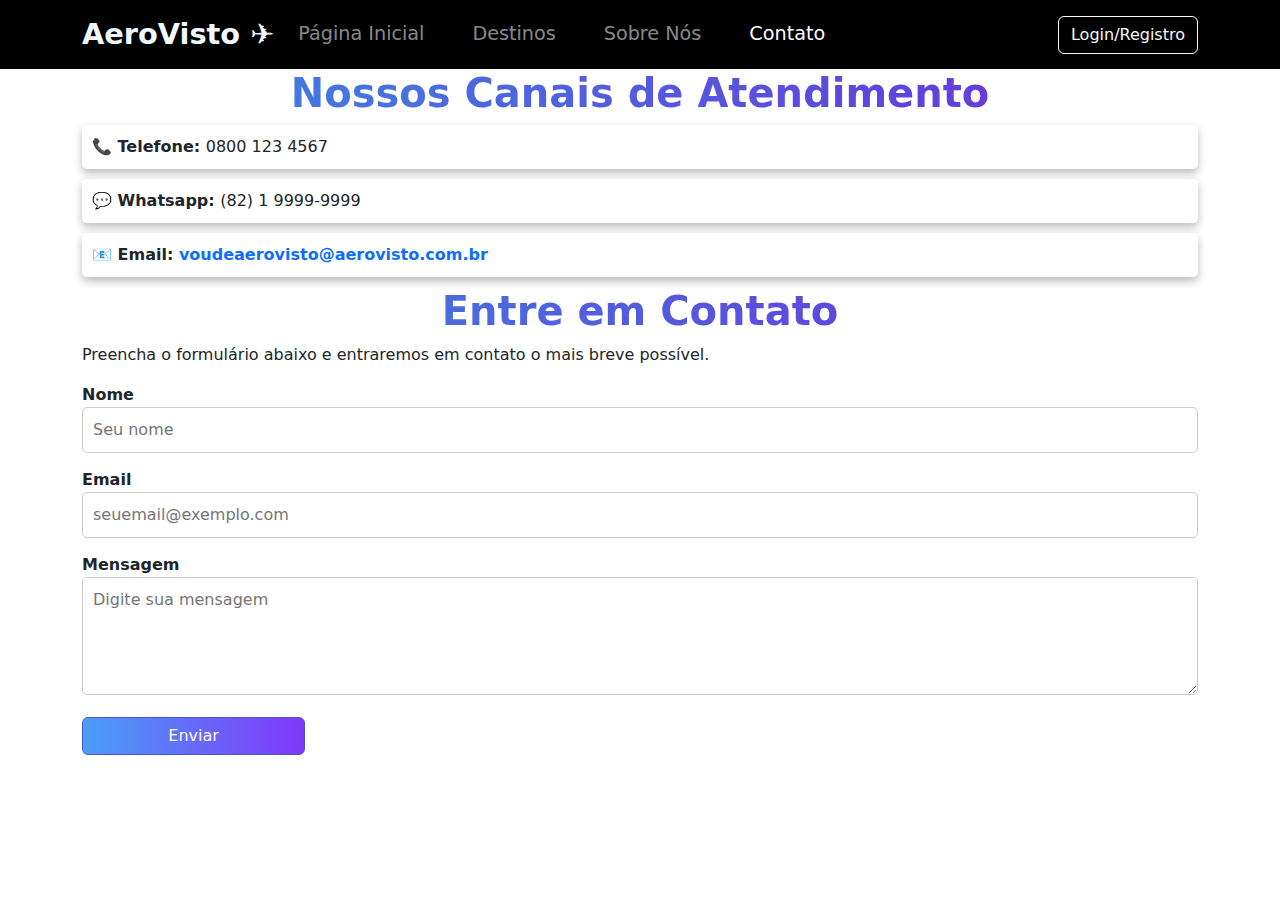
<file: contato.html>
<!DOCTYPE html>
<html lang="pt-br">
<head>
    <meta charset="UTF-8">
    <meta name="viewport" content="width=device-width, initial-scale=1.0">
    <link
      href="https://cdn.jsdelivr.net/npm/bootstrap@5.3.3/dist/css/bootstrap.min.css"
      rel="stylesheet"
      integrity="sha384-QWTKZyjpPEjISv5WaRU9OFeRpok6YctnYmDr5pNlyT2bRjXh0JMhjY6hW+ALEwIH"
      crossorigin="anonymous"
    />
    <script
      src="https://cdn.jsdelivr.net/npm/bootstrap@5.3.3/dist/js/bootstrap.bundle.min.js"
      integrity="sha384-YvpcrYf0tY3lHB60NNkmXc5s9fDVZLESaAA55NDzOxhy9GkcIdslK1eN7N6jIeHz"
      crossorigin="anonymous"
    ></script>
    <link rel="stylesheet" href="assets/css/style_contato.css">
    <title>AEROVISTO 🛫</title>

</head>
<body>
    <nav class="navbar navbar-expand-lg navbar-dark bg-black">
        <div class="container">
            <a class="navbar-brand" href="index.html" style="font-family: 'Courier New' cursive; font-size: 1.8rem; color:aliceblue"><strong>AeroVisto ✈︎</strong></a>
    
            <button class="navbar-toggler" type="button" data-bs-toggle="collapse" data-bs-target="#navbarNav">
                <span class="navbar-toggler-icon"></span>
            </button>
    
            <div class="collapse navbar-collapse" id="navbarNav"> 
                <ul class="navbar-nav" style="gap: 2rem; font-size: 1.2rem;">
                    <li class="nav-item"><a class="nav-link" href="index.html">Página Inicial</a></li>
                    <li class="nav-item"><a class="nav-link" href="destinos.html">Destinos</a></li>
                    <li class="nav-item"><a class="nav-link" href="sobre.html">Sobre Nós</a></li>
                    <li class="nav-item"><a class="nav-link active" href="contato.html">Contato</a></li>
                </ul>
            </div>

            <div class="d-flex">
                <a href="login.html" class="btn btn-outline-light" style="font-size: 1rem;">Login/Registro</a>
            </div>
            
        </div>
    </nav>

    <div class="container">
        <h2 class="gradient-text">Nossos Canais de Atendimento</h2>

        <div class="contato-info"><strong>📞 Telefone:&nbsp;</strong> 0800 123 4567</div>
        <div class="contato-info"><strong>💬 Whatsapp:&nbsp;</strong> (82) 1 9999-9999</div>
        <div class="contato-info"><strong>📧 Email:&nbsp;</strong> <a href="mailto:voudeaerovisto@aerovisto.com.br">voudeaerovisto@aerovisto.com.br</a></div>
    </div>

    <div class="container">
        <h2 class="gradient-text">Entre em Contato</h2>
        <p>Preencha o formulário abaixo e entraremos em contato o mais breve possível.</p>
        
        <form>

        <div class="form-group">
                <label for="nome">Nome</label>
                <input type="text" id="nome" placeholder="Seu nome" required>
            </div>
            <div class="form-group">
                <label for="email">Email</label>
                <input type="email" id="email" placeholder="seuemail@exemplo.com" required>
            </div>
            <div class="form-group">
                <label for="mensagem">Mensagem</label>
                <textarea id="mensagem" rows="4" placeholder="Digite sua mensagem" required></textarea>
            </div>

            <button class="btn btn-primary" type="submit">Enviar</button>

        </form>
    </div>
</body>
</html>
</file>
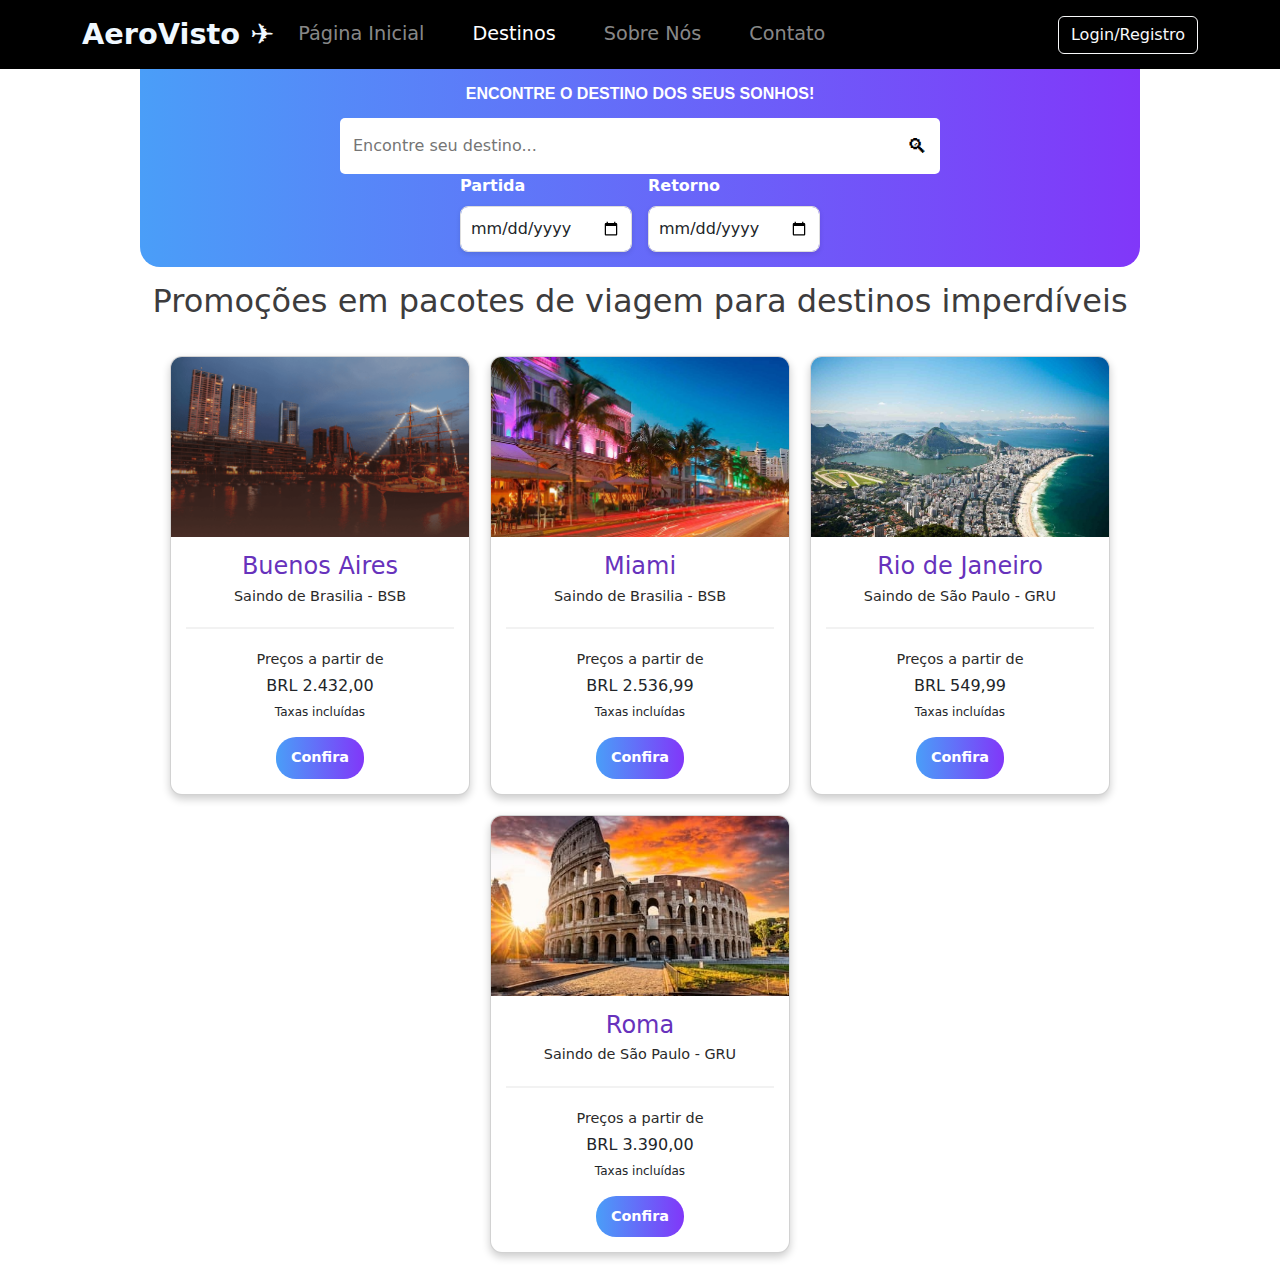
<file: destinos.html>
<!DOCTYPE html>
<html lang="pt-br">
<head>
    <meta charset="UTF-8">
    <meta name="viewport" content="width=device-width, initial-scale=1.0">
    <link
      href="https://cdn.jsdelivr.net/npm/bootstrap@5.3.3/dist/css/bootstrap.min.css"
      rel="stylesheet"
      integrity="sha384-QWTKZyjpPEjISv5WaRU9OFeRpok6YctnYmDr5pNlyT2bRjXh0JMhjY6hW+ALEwIH"
      crossorigin="anonymous"
    />
    <script
      src="https://cdn.jsdelivr.net/npm/bootstrap@5.3.3/dist/js/bootstrap.bundle.min.js"
      integrity="sha384-YvpcrYf0tY3lHB60NNkmXc5s9fDVZLESaAA55NDzOxhy9GkcIdslK1eN7N6jIeHz"
      crossorigin="anonymous"
    ></script>
    <link rel="stylesheet" href="assets/css/style_destinos.css">
    <title>AEROVISTO 🛫</title>

</head>
<body>
    <nav class="navbar navbar-expand-lg navbar-dark bg-black">
        <div class="container">
            <a class="navbar-brand" href="index.html" style="font-family: 'Courier New' cursive; font-size: 1.8rem; color:aliceblue"><strong>AeroVisto ✈︎</strong></a>
    
            <button class="navbar-toggler" type="button" data-bs-toggle="collapse" data-bs-target="#navbarNav">
                <span class="navbar-toggler-icon"></span>
            </button>
    
            <div class="collapse navbar-collapse" id="navbarNav">
                <ul class="navbar-nav" style="gap: 2rem; font-size: 1.2rem;">
                    <li class="nav-item"><a class="nav-link" href="index.html">Página Inicial</a></li>
                    <li class="nav-item"><a class="nav-link active" href="destinos.html">Destinos</a></li>
                    <li class="nav-item"><a class="nav-link" href="sobre.html">Sobre Nós</a></li>
                    <li class="nav-item"><a class="nav-link" href="contato.html">Contato</a></li>
                </ul>
            </div>

            <div class="d-flex">
                <a href="login.html" class="btn btn-outline-light" style="font-size: 1rem;">Login/Registro</a>
            </div>
            
        </div>
    </nav>
  
    <section class="filtro">

        <div class="textinho">
            <h2 id="frase">Encontre o destino dos seus sonhos!</h2>
        </div>

        <div  class="barrapesquisa">
            <input type="text" placeholder="Encontre seu destino..." class="pesquisa">
            <button class="botao">
                🔍︎
            </button>
        </div>

        <div class="row g-3 align-items-center" style="color: rgb(255, 255, 255);">
            <div class="col-6">
                <div class="form-group">
                    <label for="data_ida" class="form-label fw-bold">Partida</label>
                    <input type="date" id="data_ida" name="data_ida" class="form-control">
                </div>
            </div>
        
            <div class="col-6">
                <div class="form-group">
                    <label for="data_volta" class="form-label fw-bold">Retorno</label>
                    <input type="date" id="data_volta" name="data_volta" class="form-control">
                </div>
            </div>
        </div>

    </section>

    <header class="sec-title">
        <h2>Promoções em pacotes de viagem para destinos imperdíveis</h2>
    </header>

        <div id="cards">

        <div class="card">
          <img src="assets/imagens/destinos/buenos-aires.png" class="card-img-top" alt="Buenos Aires - Argentina">
    
          <div class="card-body">
            <h5>Buenos Aires</h5>
            <p class="origem">Saindo de Brasilia - BSB</p>
            <hr style="border: 1px solid #ccc; margin: 20px 0;">
            <p class="modelo">Preços a partir de</p>
            <h6>BRL 2.432,00</h6>
            <p style="font-size: 12px;">Taxas incluídas</p>
            <a href="destinos.html" class="botao">Confira</a>
          </div>
        </div>
    
        <div class="card">
          <img src="assets/imagens/destinos/miami.jpg" class="card-img-top" alt="Miami - EUA">
    
          <div class="card-body">
            <h5>Miami</h5>
            <p class="origem">Saindo de Brasilia - BSB</p>
            <hr style="border: 1px solid #ccc; margin: 20px 0;">
            <p class="modelo">Preços a partir de</p>
            <h6>BRL 2.536,99</h6>
            <p style="font-size: 12px;">Taxas incluídas</p>
            <a href="destinos.html" class="botao">Confira</a>
          </div>
    
        </div>
    
           <div class="card">
            <img src="assets/imagens/destinos/rio.jpg" class="card-img-top" alt="Rio">
      
            <div class="card-body">
              <h5>Rio de Janeiro</h5>
              <p class="origem">Saindo de São Paulo - GRU</p>
              <hr style="border: 1px solid #ccc; margin: 20px 0;">
              <p class="modelo">Preços a partir de</p>
              <h6>BRL 549,99</h6>
              <p style="font-size: 12px;">Taxas incluídas</p>
              <a href="destinos.html" class="botao">Confira</a>
            </div>
          </div>

           <div class="card">
          <img src="assets/imagens/destinos/roma.jpg" class="card-img-top" alt="Roma - Italia">
    
          <div class="card-body">
            <h5>Roma</h5>
            <p class="origem">Saindo de São Paulo - GRU</p>
            <hr style="border: 1px solid #ccc; margin: 20px 0;">
            <p class="modelo">Preços a partir de</p>
            <h6>BRL 3.390,00</h6>
            <p style="font-size: 12px;">Taxas incluídas</p>
            <a href="destinos.html" class="botao">Confira</a>
          </div>
        </div>
      </div>
    
    <script src="assets/script-js/script.js"></script>
</body>
</html>
</file>
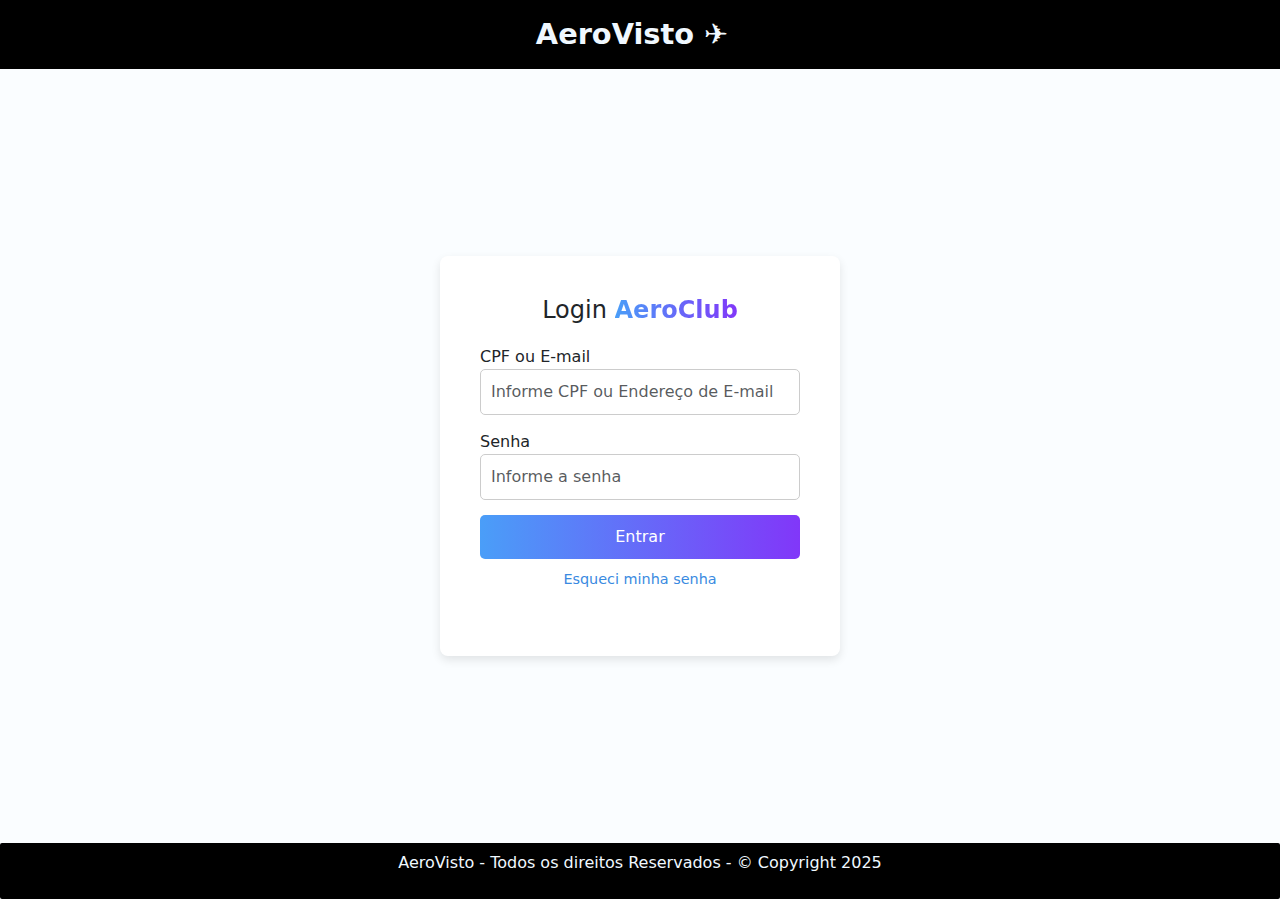
<file: login.html>
<!DOCTYPE html>
<html lang="pt-br">

<head>
    <meta charset="UTF-8">
    <meta name="viewport" content="width=device-width, initial-scale=1.0">
    <link href="https://cdn.jsdelivr.net/npm/bootstrap@5.3.3/dist/css/bootstrap.min.css" rel="stylesheet"
        integrity="sha384-QWTKZyjpPEjISv5WaRU9OFeRpok6YctnYmDr5pNlyT2bRjXh0JMhjY6hW+ALEwIH" crossorigin="anonymous" />
    <script src="https://cdn.jsdelivr.net/npm/bootstrap@5.3.3/dist/js/bootstrap.bundle.min.js"
        integrity="sha384-YvpcrYf0tY3lHB60NNkmXc5s9fDVZLESaAA55NDzOxhy9GkcIdslK1eN7N6jIeHz"
        crossorigin="anonymous"></script>
    <link rel="stylesheet" href="assets/css/style_login.css">
    <title>AEROVISTO 🛫</title>

</head>

<body>
    <nav class="navbar navbar-expand-lg navbar-dark bg-black">
        <div class="container" style="justify-content: center; align-items: center;">
            <a class="navbar-brand" href="index.html"
                style="font-family: 'Courier New' cursive; font-size: 1.8rem; color:aliceblue"><strong>AeroVisto
                    ✈︎</strong></a>

            <button class="navbar-toggler" type="button" data-bs-toggle="collapse" data-bs-target="#navbarNav">
                <span class="navbar-toggler-icon"></span>
            </button>
        </div>
    </nav>
 
    <main role="main" class="login-wrapper">
        <div class="login-container">

            <h2 class="login-title">Login <span class="gradient-text">AeroClub</span></h2>
                
            <form class="login-form" id="login">
                <div class="form-group">
                    <label for="username">CPF ou E-mail</label>
                    <input type="text" id="username" class="form-control" placeholder="Informe CPF ou Endereço de E-mail" required>
                </div>
                
                <div class="form-group password-group">
                    <label for="password">Senha</label>
                    <div class="password-wrapper">
                        <input type="password" id="password" class="form-control" placeholder="Informe a senha" required>
                    </div>
                </div>      

                <button class="btn-login" type="submit">Entrar</button>
                <a href="" class="forgot-password">Esqueci minha senha</a>

            </form>

        </div>

    </main>

    <footer class="rodape" style="font-family: 'Courier New' cursive; font-size: 1.0 rem; color:aliceblue">
        <p>AeroVisto - Todos os direitos Reservados - © Copyright 2025</p>
    </footer>

    <script src="assets/script-js/script.js"></script>
</body>

</html>
</file>
<file: assets/css/style_contato.css>
h2 {
    text-align: center;
    font-size: 2.5rem;
    font-weight: bold;
}

.gradient-text{
    background: linear-gradient(to right, #398ae1, #6e2bdb);
    -webkit-background-clip: text;
    -webkit-text-fill-color: transparent;
    font-weight: bold;
}

.contato-info {
    margin-bottom: 10px;
    padding: 10px;
    background: #ffffff;
    border-radius: 5px;
    box-shadow: 0 4px 8px rgba(28, 28, 28, 0.3);
    display: flex;
    justify-content: start;
    align-items: center;
}

.contato-info a {
    text-decoration: none;
    font-weight: bold;
}

.contato-info a:hover {
    text-decoration: underline;
}

.form-group {
    margin-bottom: 15px;
    justify-content: center;
}

label {
    font-weight: bold;
}

input, textarea {
    width: 100%;
    padding: 10px;
    border: 1px solid #ccc;
    border-radius: 5px;
}

button {
    padding: 10px;
    color: white;
    border-radius: 5px;
    cursor: pointer;
    font-size: 16px;
    width: 20%;

}

.btn-primary {
    background: linear-gradient(to right, #4a9ef8, #8137f9);
    border-color: #4e54c8;
    transition: background 0.3s, transform 0.3s;
}

.btn-primary:hover {
    background: linear-gradient(to right, #398ae1, #6e2bdb);
    transform: scale(1.1);
}
</file>
<file: assets/css/style_destinos.css>
/** Css para pagina de destinos**/

.filtro { 
    background: linear-gradient(to right, #4a9ef8, #8137f9);
    width: 80%;
    max-width: 1000px;
    padding: 15px;
    height: auto;
    display: flex;
    flex-direction: column;
    align-items: center;
    border-radius: 0 0 20px 20px;
    margin: auto;
}

.barrapesquisa {
    display: flex;
    background: white;
    border-radius: 5px;
    padding: 5px;
    width: 80%;
    max-width: 600px;
    align-content: start;
    
}

.pesquisa {
    flex: 1;
    border: none;
    outline: none;
    padding: 8px;
    font-size: 16px;
    border-radius: 20px 0 0 20px;
}

.botao {
    background: transparent;
    border: none;
    cursor: pointer;
    font-size: 20px;
    padding: 8px;
}

input[type="date"] {
    border: 1px solid #ddd;
    border-radius: 8px;
    padding: 10px;
    font-size: 1rem;
    box-shadow: 0 2px 5px rgba(0, 0, 0, 0.1);
}

input[type="date"]:focus {
    border-color: #4e54c8;
    outline: none;
    box-shadow: 0 0 8px rgba(78, 84, 200, 0.3);
}

.textinho{
    width: 100%;
    text-align: center;
    margin-bottom: 15px;
}

.textinho h2 {
    font-size: 16px;
    color: #fff;
    font-weight: 600;
    margin: 0;
    text-transform: uppercase;
    font-family: 'Arial', sans-serif;
}

.sec-title h2{
    display: flex;
    justify-content: center;
    align-items: center;
    margin: 10px;
    padding: 5px;
    color: #3d3c3d;
}

/*cads das viagens*/

#cards {
    display: flex;
    flex-wrap: wrap;
    gap: 20px;
    justify-content: center;
    padding: 20px;
    background-color: #ffffff;
  }
  
  .card {
    background: #fff;
    border-radius: 12px;
    box-shadow: 0 4px 8px rgba(0, 0, 0, 0.2);
    overflow: hidden;
    width: 300px;
    transition: transform 0.3s, box-shadow 0.3s;
  }
  
  .card:hover {
    transform: scale(1.05);
    box-shadow: 0 8px 16px rgba(0, 0, 0, 0.3);
  }
  
  .card-img-top {
    width: 100%;
    height: 180px;
    object-fit: cover;
  }
  
  .card-body {
    padding: 15px;
    text-align: center;
  }
  
  .card-body h5 {
    font-size: 1.5rem;
    color: #6732bc;
    margin-bottom: 5px;
  }
  
  .card-body .origem,
  .card-body .modelo {
    font-size: 0.9rem;
    color: #2a2a2a;
    margin: 5px 0;
  }
  
  .card-body .botao {
    display: inline-block;
    background: linear-gradient(to right, #4a9ef8, #8137f9);
    color: #fff;
    text-decoration: none;
    padding: 10px 15px;
    border-radius: 20px;
    font-weight: bold;
    font-size: 0.9rem;
    transition: background 0.3s, transform 0.3s;
  }
  
  .card-body .botao:hover {
    background: linear-gradient(to right, #398ae1, #6e2bdb);
    transform: scale(1.1);
  }
  
  @media (max-width: 768px) {
    .card {
      width: 100%;
    }
  }
</file>
<file: assets/css/style_login.css>
/** Css para pagina de login **/

.login-wrapper {
    display: flex;
    justify-content: center;
    align-items: center;
    height: 86vh;
    background-color: #fafdff;
}

.login-container {
    background: white;
    padding: 40px;
    border-radius: 8px;
    box-shadow: 0 4px 10px rgba(0, 0, 0, 0.1);
    text-align: center;
    max-width: 400px;
    width: 100%;
    height: 400px;
}

.login-title {
    font-size: 1.5rem;
    margin-bottom: 20px;
}

.gradient-text {
    background: linear-gradient(to right, #4a9ef8, #8137f9);
    -webkit-background-clip: text;
    -webkit-text-fill-color: transparent;
    font-weight: bold;
}

.form-group {
    text-align: left;
    margin-bottom: 15px;
}

.form-control {
    width: 100%;
    padding: 10px;
    border: 1px solid #ccc;
    border-radius: 5px;
}

.password-wrapper {
    position: relative;
}

.btn-login {
    width: 100%;
    background: linear-gradient(to right, #4a9ef8, #8137f9);
    color: white;
    padding: 10px;
    border: none;
    border-radius: 5px;
    cursor: pointer;
    font-size: 1rem;
}

.btn-login:hover {
    background: linear-gradient(to right, #398ae1, #6e2bdb);
}

.forgot-password {
    display: block;
    margin-top: 10px;
    font-size: 0.9rem;
    color: #398ae1;
    text-decoration: none;
}

.forgot-password:hover {
    text-decoration: underline;
}

.rodape{
    background-color: black;
    justify-content: center;
    padding: 8px;
    width: 100%;
    display: flex;
    border-radius: 2px;
}
</file>
